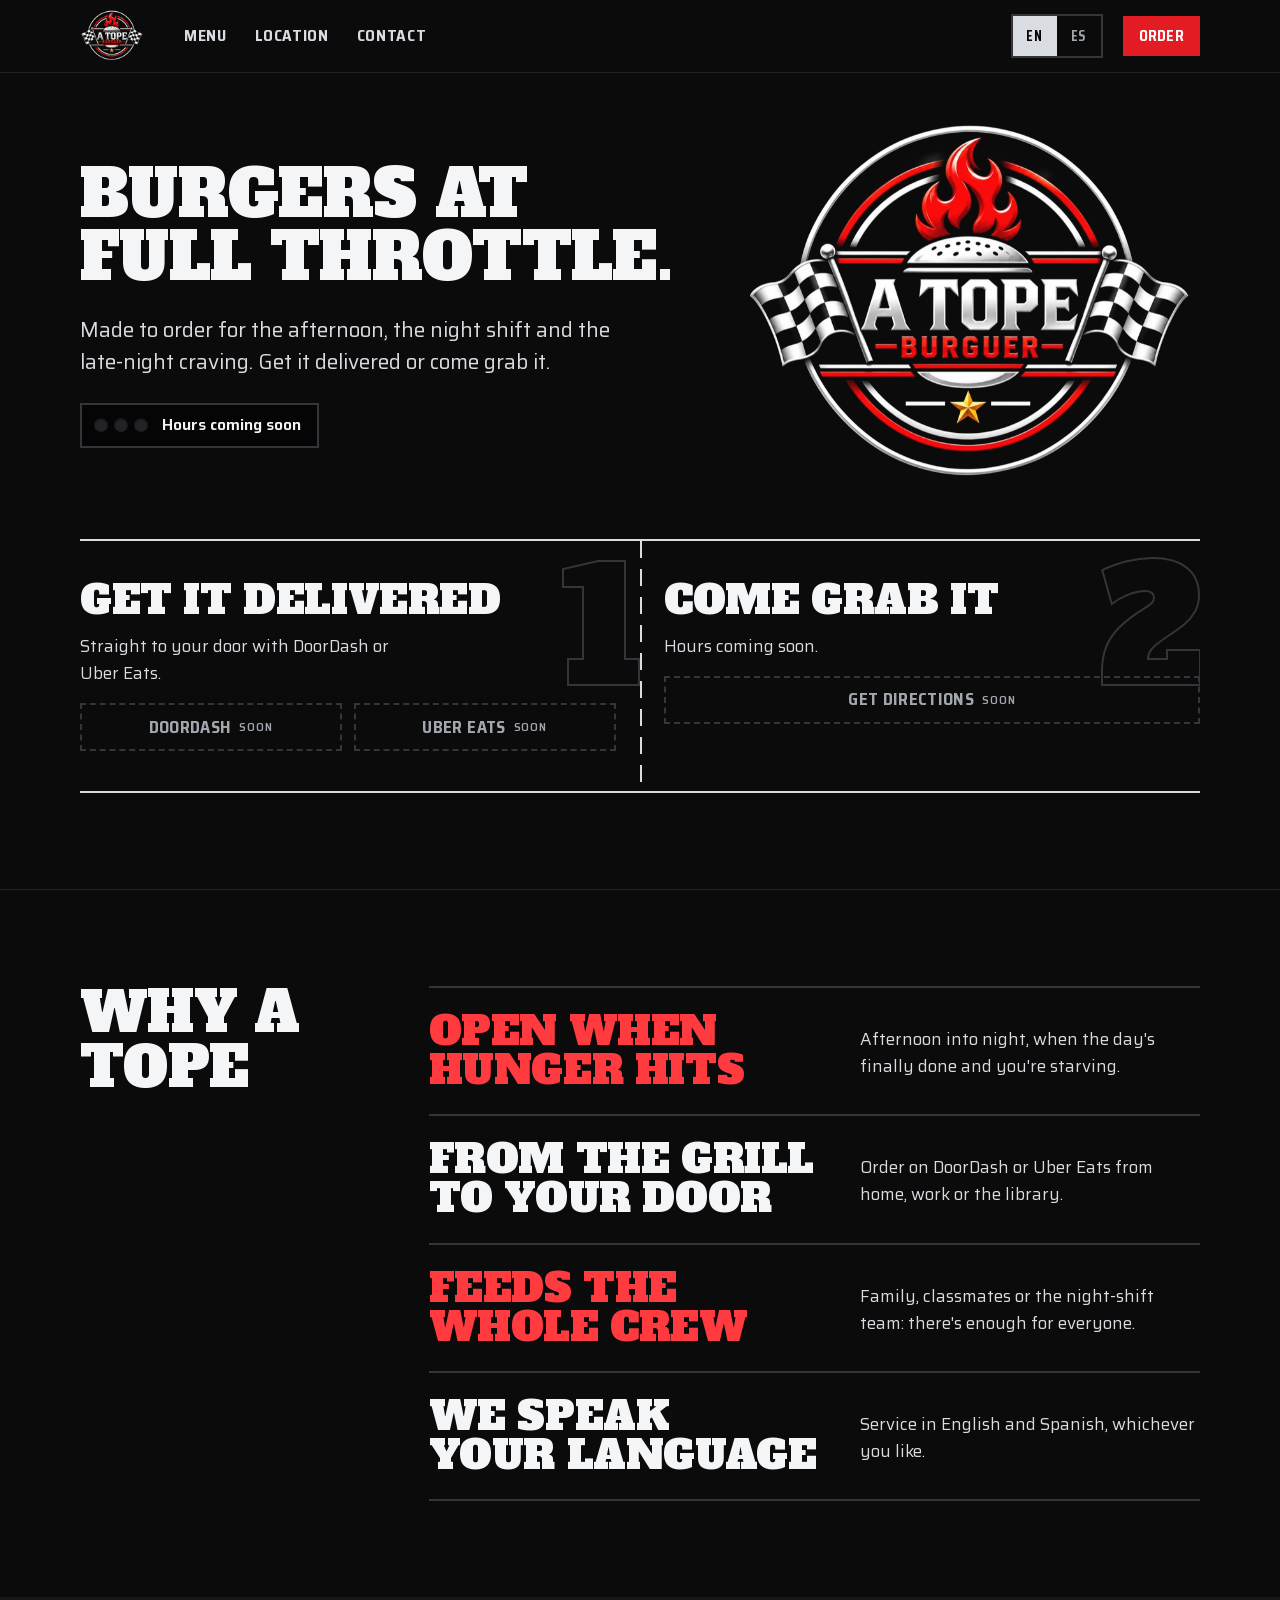
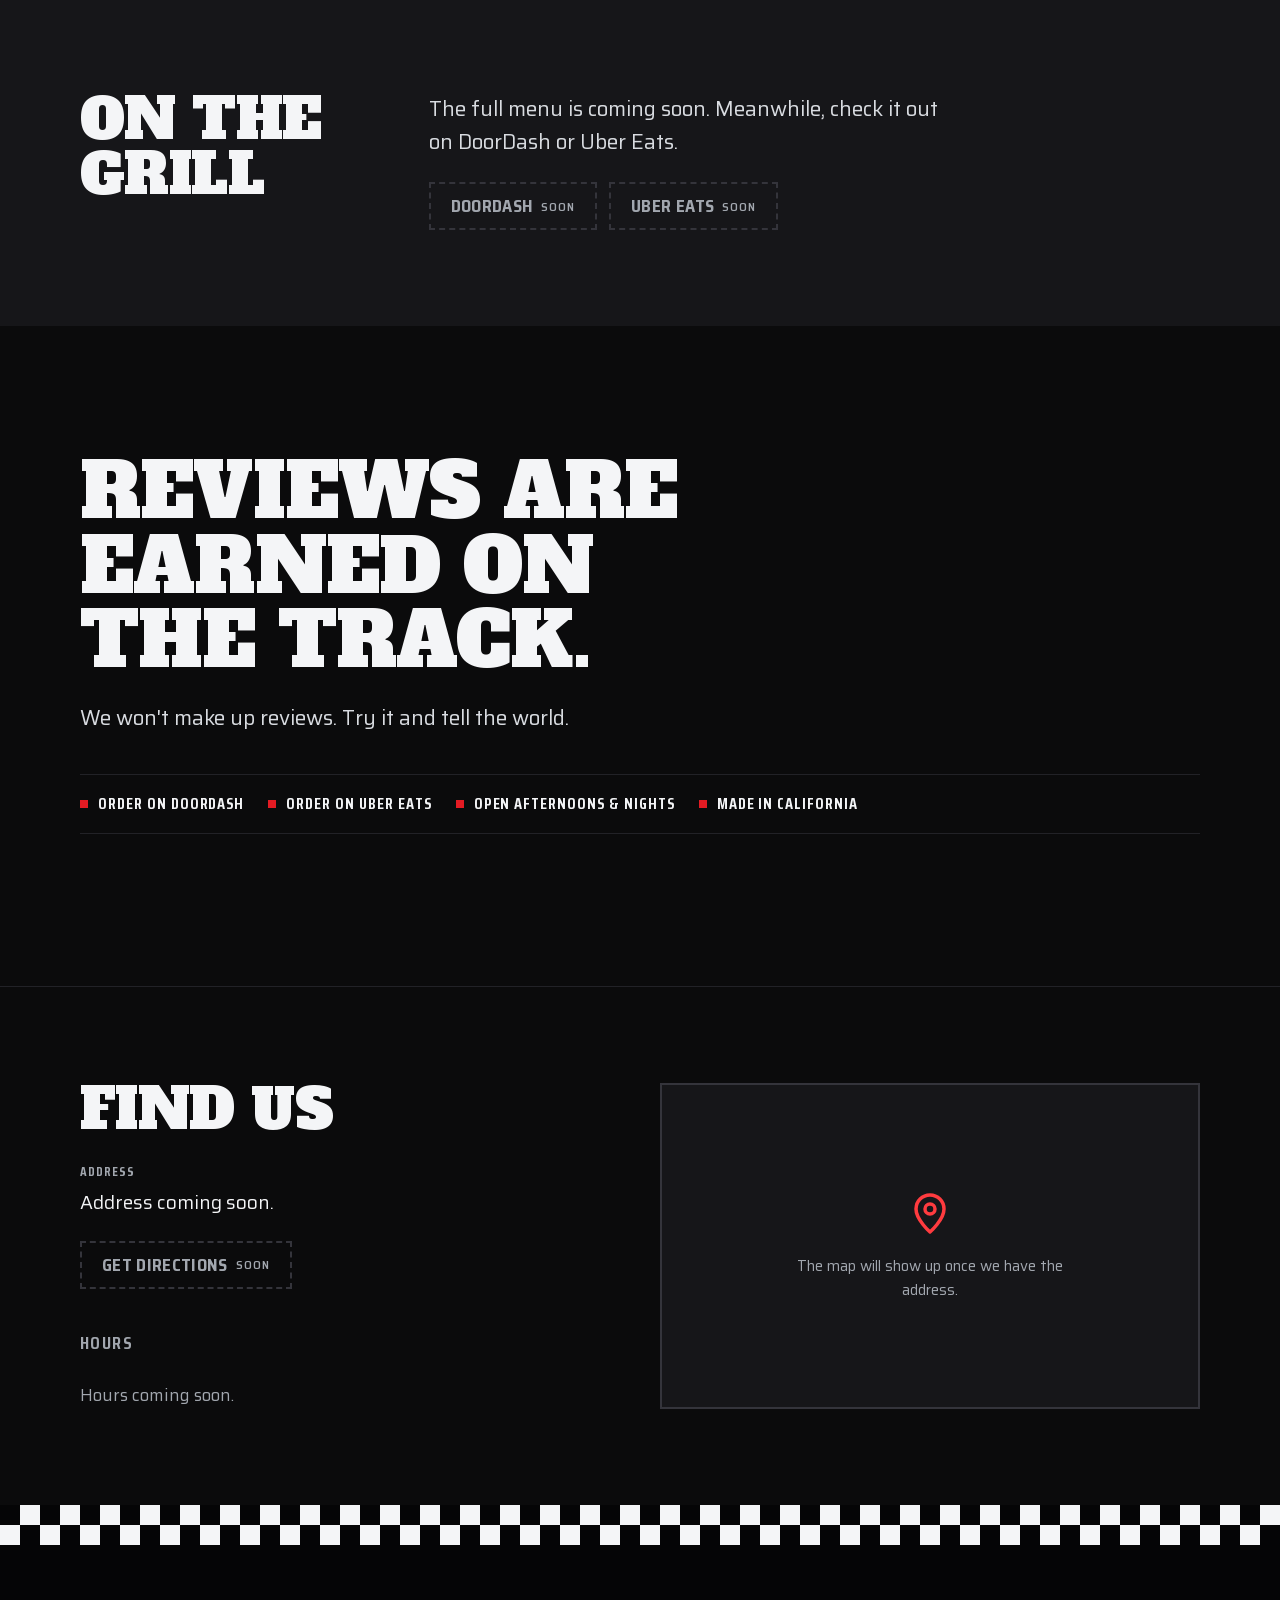
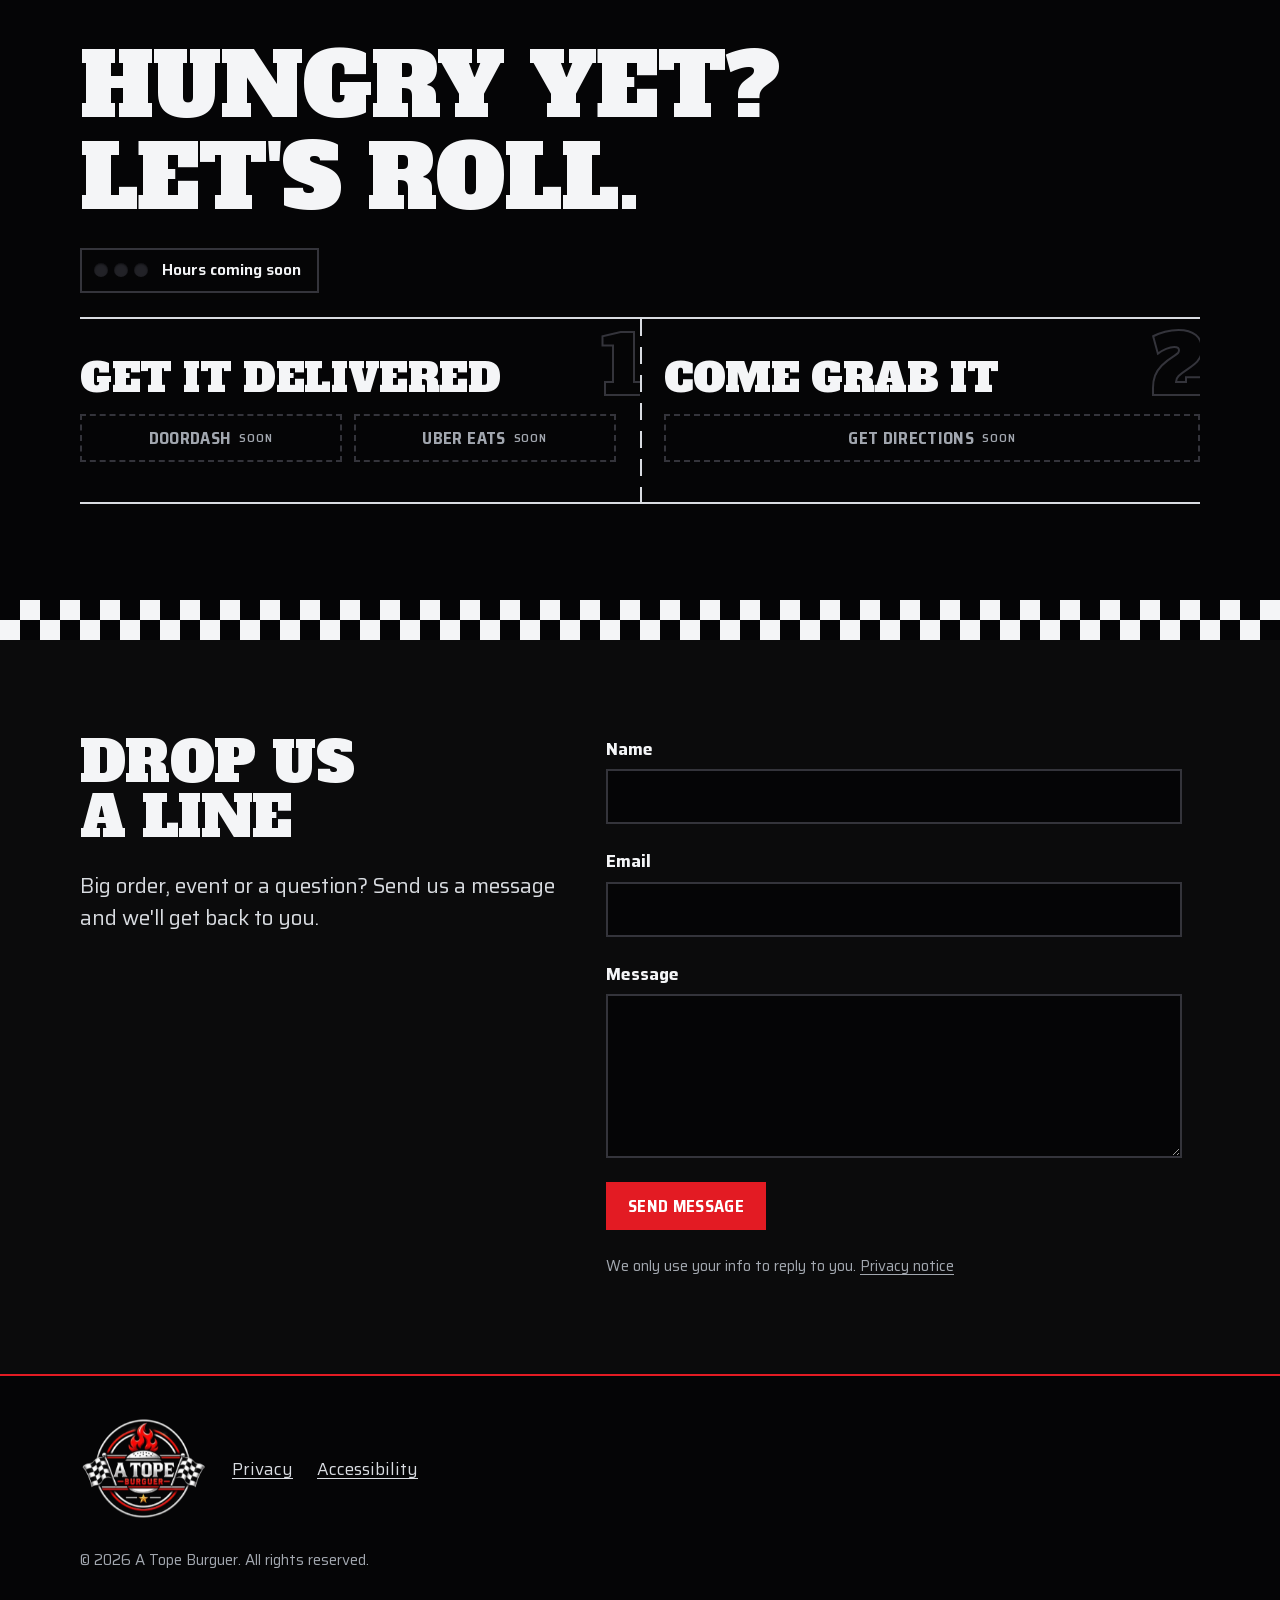
<file: index.html>
<!doctype html>
<html lang="en">
<head>
  <meta charset="utf-8">
  <meta name="viewport" content="width=device-width, initial-scale=1, viewport-fit=cover">
  <title>A Tope Burguer — Burgers in California, afternoons &amp; nights</title>
  <meta name="description" content="Made-to-order burgers in California. Get delivery on DoorDash or Uber Eats, or come grab it. Open afternoons and nights.">
  <meta name="theme-color" content="#0b0b0c">
  <meta name="color-scheme" content="dark">
  <meta property="og:type" content="website">
  <meta property="og:title" content="A Tope Burguer">
  <meta property="og:description" content="Burgers at full throttle · Hamburguesas a tope. California, afternoons &amp; nights.">
  <meta property="og:image" content="img/logo-720.jpg">
  <link rel="icon" href="img/logo-96.jpg" type="image/jpeg">
  <link rel="apple-touch-icon" href="img/logo-360.jpg">
  <link rel="stylesheet" href="css/styles.css">
  <script>document.documentElement.className = "js";</script>
</head>
<body>
  <a class="skip-link" href="#main" data-i18n="skip">Skip to content</a>

  <header class="site-header">
    <div class="header-inner wrap">
      <a class="brand" href="#top" data-i18n-attr="aria-label:logo.home" aria-label="A Tope Burguer, go to top">
        <img src="img/logo-96.jpg" srcset="img/logo-96.jpg 96w, img/logo-360.jpg 360w" sizes="56px" width="96" height="81" alt="">
      </a>

      <nav class="site-nav" id="site-nav" aria-label="Main" data-i18n-attr="aria-label:nav.label">
        <ul>
          <li><a href="#menu" data-i18n="nav.menu">Menu</a></li>
          <li><a href="#location" data-i18n="nav.location">Location</a></li>
          <li><a href="#contact" data-i18n="nav.contact">Contact</a></li>
        </ul>
      </nav>

      <p class="status-pill" data-status-short hidden>
        <span class="dot" aria-hidden="true"></span><span class="status-text"></span>
      </p>

      <div class="lang" role="group" aria-label="Language" data-i18n-attr="aria-label:lang.label">
        <button type="button" data-lang="en" lang="en" aria-pressed="true">EN</button>
        <button type="button" data-lang="es" lang="es" aria-pressed="false">ES</button>
      </div>

      <a class="btn btn-small header-order" href="#order" data-i18n="nav.order">Order</a>

      <button class="nav-toggle" type="button" aria-expanded="false" aria-controls="site-nav"
              aria-label="Open or close the menu" data-i18n-attr="aria-label:nav.toggle">
        <svg class="icon" viewBox="0 0 24 24" aria-hidden="true" focusable="false">
          <path class="bar bar-1" d="M4 7h16"/><path class="bar bar-2" d="M4 12h16"/><path class="bar bar-3" d="M4 17h16"/>
        </svg>
      </button>
    </div>
  </header>

  <main id="main" tabindex="-1">

    <!-- Hero: línea de salida -->
    <section class="hero" id="top" aria-labelledby="hero-title">
      <div class="hero-inner wrap">
        <div class="hero-mark">
          <img class="hero-logo"
               src="img/logo-720.jpg"
               srcset="img/logo-360.jpg 360w, img/logo-720.jpg 720w, img/logo.jpg 1366w"
               sizes="(min-width: 60rem) 38vw, 72vw"
               width="1366" height="1151"
               alt="A Tope Burguer" data-i18n-attr="alt:logo.alt"
               fetchpriority="high" decoding="async">
        </div>

        <div class="hero-copy">
          <h1 id="hero-title" class="display" data-i18n="hero.title">Burgers at full throttle.</h1>
          <p class="lede" data-i18n="hero.sub">Made to order for the afternoon, the night shift and the late-night craving. Get it delivered or come grab it.</p>

          <p class="status" data-status data-state="unknown">
            <span class="lights" aria-hidden="true"><i></i><i></i><i></i></span>
            <span class="status-text">Hours coming soon</span>
          </p>
        </div>

        <ul class="lanes" id="order" aria-label="Two ways to order" data-i18n-attr="aria-label:lanes.label">
          <li class="lane">
            <span class="lane-num" aria-hidden="true">1</span>
            <h2 class="lane-title" data-i18n="lane.deliver.title">Get it delivered</h2>
            <p class="lane-text" data-i18n="lane.deliver.text">Straight to your door with DoorDash or Uber Eats.</p>
            <div class="lane-actions">
              <a class="btn" data-link="doordash">DoorDash <span class="btn-note"></span><svg class="icon" viewBox="0 0 24 24" aria-hidden="true" focusable="false"><path d="M5 12h14M13 6l6 6-6 6"/></svg></a>
              <a class="btn" data-link="ubereats">Uber Eats <span class="btn-note"></span><svg class="icon" viewBox="0 0 24 24" aria-hidden="true" focusable="false"><path d="M5 12h14M13 6l6 6-6 6"/></svg></a>
            </div>
          </li>
          <li class="lane">
            <span class="lane-num" aria-hidden="true">2</span>
            <h2 class="lane-title" data-i18n="lane.visit.title">Come grab it</h2>
            <p class="lane-text" data-today>Hours coming soon.</p>
            <div class="lane-actions">
              <a class="btn" data-link="maps"><span data-i18n="btn.directions">Get directions</span> <span class="btn-note"></span><svg class="icon" viewBox="0 0 24 24" aria-hidden="true" focusable="false"><path d="M5 12h14M13 6l6 6-6 6"/></svg></a>
            </div>
          </li>
        </ul>
      </div>
    </section>

    <!-- Beneficios -->
    <section class="section benefits" aria-labelledby="benefits-title">
      <div class="wrap">
        <h2 id="benefits-title" class="section-title" data-i18n="benefits.title">Why A Tope</h2>
        <ul class="benefit-list">
          <li class="benefit">
            <h3 data-i18n="b1.title">Open when hunger hits</h3>
            <p data-i18n="b1.text">Afternoon into night, when the day's finally done and you're starving.</p>
          </li>
          <li class="benefit">
            <h3 data-i18n="b2.title">From the grill to your door</h3>
            <p data-i18n="b2.text">Order on DoorDash or Uber Eats from home, work or the library.</p>
          </li>
          <li class="benefit">
            <h3 data-i18n="b3.title">Feeds the whole crew</h3>
            <p data-i18n="b3.text">Family, classmates or the night-shift team: there's enough for everyone.</p>
          </li>
          <li class="benefit">
            <h3 data-i18n="b4.title">We speak your language</h3>
            <p data-i18n="b4.text">Service in English and Spanish, whichever you like.</p>
          </li>
        </ul>
      </div>
    </section>

    <!-- Menú destacado -->
    <section class="section menu" id="menu" aria-labelledby="menu-title">
      <div class="wrap">
        <h2 id="menu-title" class="section-title" data-i18n="menu.title">On the grill</h2>
        <ul class="menu-list" data-menu hidden></ul>
        <div class="menu-empty" data-menu-empty>
          <p class="lede" data-i18n="menu.empty">The full menu is coming soon. Meanwhile, check it out on DoorDash or Uber Eats.</p>
          <div class="actions">
            <a class="btn btn-ghost" data-link="doordash">DoorDash <span class="btn-note"></span><svg class="icon" viewBox="0 0 24 24" aria-hidden="true" focusable="false"><path d="M5 12h14M13 6l6 6-6 6"/></svg></a>
            <a class="btn btn-ghost" data-link="ubereats">Uber Eats <span class="btn-note"></span><svg class="icon" viewBox="0 0 24 24" aria-hidden="true" focusable="false"><path d="M5 12h14M13 6l6 6-6 6"/></svg></a>
          </div>
        </div>
      </div>
    </section>

    <!-- Prueba social honesta -->
    <section class="section proof" aria-labelledby="proof-title">
      <div class="wrap">
        <h2 id="proof-title" class="section-title proof-title" data-proof-title>Reviews are earned on the track.</h2>
        <ul class="reviews" data-reviews hidden></ul>
        <div data-proof-honest>
          <p class="lede" data-i18n="proof.text">We won't make up reviews. Try it and tell the world.</p>
        </div>
        <ul class="facts" aria-label="A Tope facts" data-i18n-attr="aria-label:proof.factsLabel">
          <li data-i18n="proof.fact1">Order on DoorDash</li>
          <li data-i18n="proof.fact2">Order on Uber Eats</li>
          <li data-i18n="proof.fact3">Open afternoons &amp; nights</li>
          <li data-i18n="proof.fact4">Made in California</li>
        </ul>
        <div class="actions">
          <a class="btn btn-ghost" data-link="googleReview" data-needs="googleReview" hidden><span data-i18n="proof.review">Leave us a Google review</span> <span class="btn-note"></span><svg class="icon" viewBox="0 0 24 24" aria-hidden="true" focusable="false"><path d="M5 12h14M13 6l6 6-6 6"/></svg></a>
          <ul class="social" data-social data-social-wrap hidden aria-label="Social media" data-i18n-attr="aria-label:social.label"></ul>
        </div>
      </div>
    </section>

    <!-- Ubicación y horario -->
    <section class="section location" id="location" aria-labelledby="location-title">
      <div class="wrap location-grid">
        <div class="location-info">
          <h2 id="location-title" class="section-title" data-i18n="loc.title">Find us</h2>
          <address>
            <span class="label" data-i18n="loc.addressLabel">Address</span>
            <span class="address" data-address>Address coming soon.</span>
            <span class="phone" data-phone hidden><span class="label" data-i18n="loc.phoneLabel">Phone</span> <a></a></span>
          </address>
          <div class="actions">
            <a class="btn" data-link="maps"><span data-i18n="btn.directions">Get directions</span> <span class="btn-note"></span><svg class="icon" viewBox="0 0 24 24" aria-hidden="true" focusable="false"><path d="M5 12h14M13 6l6 6-6 6"/></svg></a>
          </div>
          <h3 class="hours-title" data-i18n="loc.hoursTitle">Hours</h3>
          <div data-hours><p class="muted">Hours coming soon.</p></div>
        </div>

        <div class="map" data-map>
          <svg class="map-pin" viewBox="0 0 24 24" aria-hidden="true" focusable="false"><path d="M12 21s-7-6.2-7-11.5A7 7 0 0 1 19 9.5C19 14.8 12 21 12 21z"/><circle cx="12" cy="9.5" r="2.5"/></svg>
          <button type="button" class="btn btn-ghost map-load" data-i18n="loc.loadMap" hidden>Load map</button>
          <p class="map-note muted" data-i18n="loc.mapNote" hidden>Loading the map shares data about your visit with Google.</p>
          <p class="map-pending muted" data-i18n="loc.mapPending">The map will show up once we have the address.</p>
        </div>
      </div>
    </section>

    <!-- CTA final: bandera a cuadros -->
    <section class="finish" aria-labelledby="cta-title">
      <div class="checker" aria-hidden="true"></div>
      <div class="finish-inner wrap">
        <h2 id="cta-title" class="display finish-title" data-i18n="cta.title">Hungry yet? Let's roll.</h2>
        <p class="status" data-status data-state="unknown">
          <span class="lights" aria-hidden="true"><i></i><i></i><i></i></span>
          <span class="status-text">Hours coming soon</span>
        </p>
        <ul class="lanes lanes-compact">
          <li class="lane">
            <span class="lane-num" aria-hidden="true">1</span>
            <h3 class="lane-title" data-i18n="lane.deliver.title">Get it delivered</h3>
            <div class="lane-actions">
              <a class="btn" data-link="doordash">DoorDash <span class="btn-note"></span><svg class="icon" viewBox="0 0 24 24" aria-hidden="true" focusable="false"><path d="M5 12h14M13 6l6 6-6 6"/></svg></a>
              <a class="btn" data-link="ubereats">Uber Eats <span class="btn-note"></span><svg class="icon" viewBox="0 0 24 24" aria-hidden="true" focusable="false"><path d="M5 12h14M13 6l6 6-6 6"/></svg></a>
            </div>
          </li>
          <li class="lane">
            <span class="lane-num" aria-hidden="true">2</span>
            <h3 class="lane-title" data-i18n="lane.visit.title">Come grab it</h3>
            <div class="lane-actions">
              <a class="btn" data-link="maps"><span data-i18n="btn.directions">Get directions</span> <span class="btn-note"></span><svg class="icon" viewBox="0 0 24 24" aria-hidden="true" focusable="false"><path d="M5 12h14M13 6l6 6-6 6"/></svg></a>
            </div>
          </li>
        </ul>
      </div>
      <div class="checker" aria-hidden="true"></div>
    </section>

    <!-- Contacto -->
    <section class="section contact" id="contact" aria-labelledby="contact-title">
      <div class="wrap contact-grid">
        <div>
          <h2 id="contact-title" class="section-title" data-i18n="contact.title">Drop us a line</h2>
          <p class="lede" data-i18n="contact.text">Big order, event or a question? Send us a message and we'll get back to you.</p>
        </div>

        <form id="contact-form" class="form" novalidate>
          <div class="field">
            <label for="f-name" data-i18n="form.name">Name</label>
            <input id="f-name" name="name" type="text" autocomplete="name" required aria-describedby="f-name-error">
            <p class="field-error" id="f-name-error" hidden></p>
          </div>
          <div class="field">
            <label for="f-email" data-i18n="form.email">Email</label>
            <input id="f-email" name="email" type="email" autocomplete="email" inputmode="email" required aria-describedby="f-email-error">
            <p class="field-error" id="f-email-error" hidden></p>
          </div>
          <div class="field">
            <label for="f-message" data-i18n="form.message">Message</label>
            <textarea id="f-message" name="message" rows="5" required aria-describedby="f-message-error"></textarea>
            <p class="field-error" id="f-message-error" hidden></p>
          </div>
          <div class="hp" aria-hidden="true">
            <label for="f-company">Company</label>
            <input id="f-company" name="company" type="text" tabindex="-1" autocomplete="off">
          </div>
          <button class="btn" type="submit" data-i18n="form.send">Send message</button>
          <p class="form-status" role="status" aria-live="polite"></p>
          <p class="form-privacy muted"><span data-i18n="form.privacy">We only use your info to reply to you.</span> <a href="privacy.html" data-i18n="form.privacyLink">Privacy notice</a></p>
        </form>
      </div>
    </section>
  </main>

  <footer class="site-footer">
    <div class="wrap footer-inner">
      <img class="footer-logo" src="img/logo-360.jpg" width="360" height="303" alt="A Tope Burguer" data-i18n-attr="alt:logo.alt" loading="lazy" decoding="async">
      <ul class="social" data-social data-social-wrap hidden aria-label="Social media" data-i18n-attr="aria-label:social.label"></ul>
      <ul class="footer-links">
        <li><a href="privacy.html" data-i18n="footer.privacy">Privacy</a></li>
        <li><a href="privacy.html#accessibility" data-i18n="footer.accessibility">Accessibility</a></li>
      </ul>
      <p class="muted">© <span data-year>2026</span> A Tope Burguer. <span data-i18n="footer.rights">All rights reserved.</span></p>
    </div>
  </footer>

  <script src="js/config.js"></script>
  <script src="js/i18n.js"></script>
  <script src="js/main.js"></script>
</body>
</html>
</file>
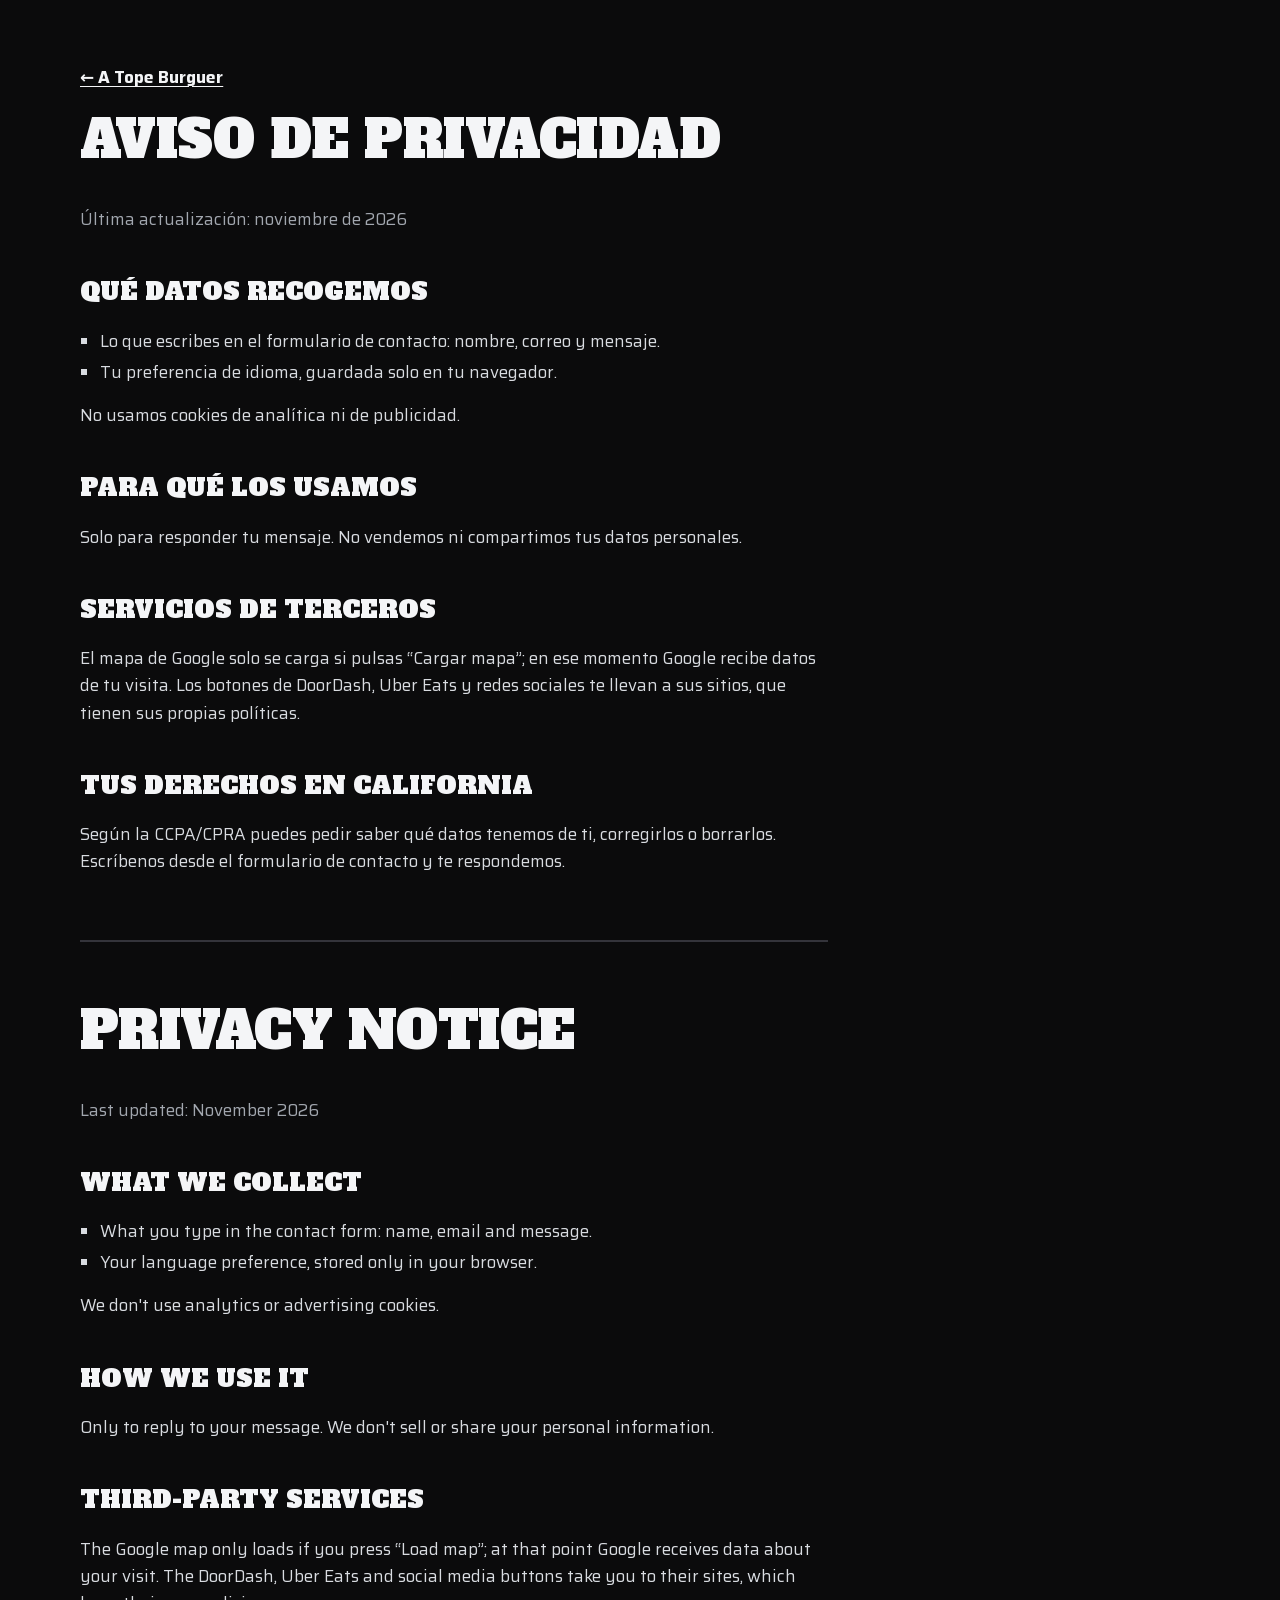
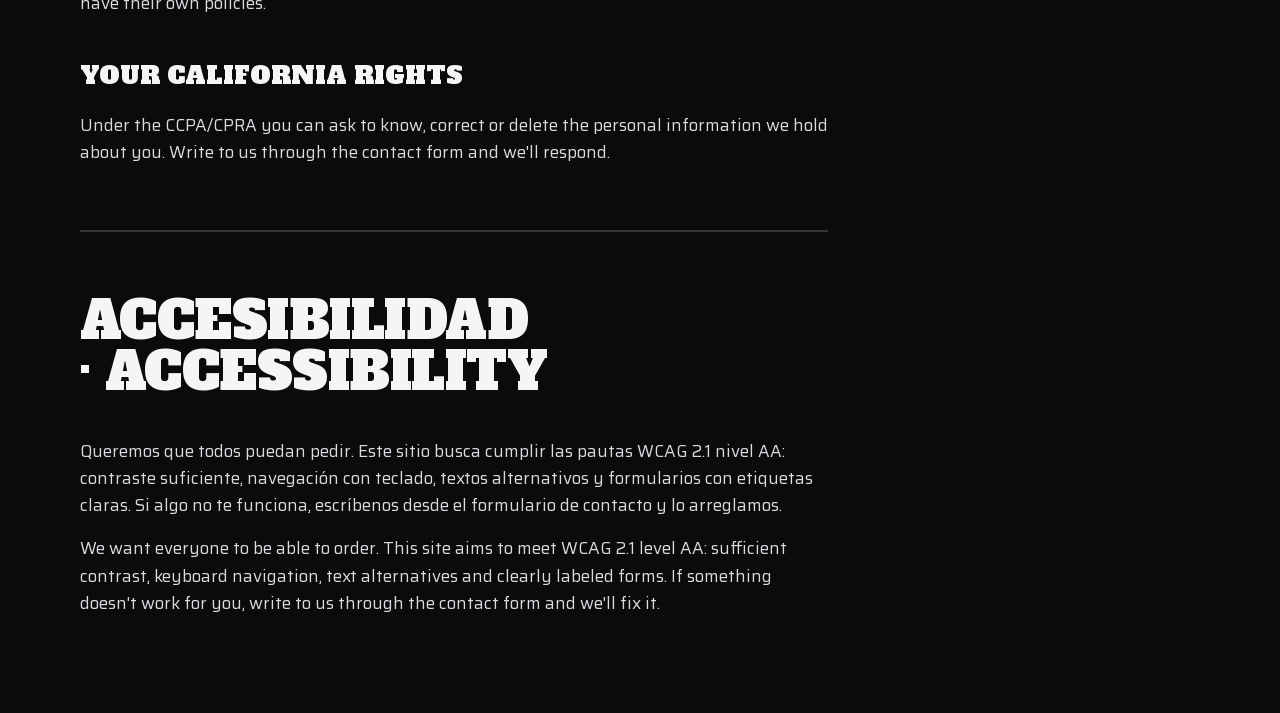
<file: privacy.html>
<!doctype html>
<html lang="es">
<head>
  <meta charset="utf-8">
  <meta name="viewport" content="width=device-width, initial-scale=1">
  <title>Privacidad y accesibilidad · Privacy &amp; accessibility — A Tope Burguer</title>
  <meta name="robots" content="noindex">
  <meta name="theme-color" content="#0b0b0c">
  <meta name="color-scheme" content="dark">
  <link rel="icon" href="img/logo-96.jpg" type="image/jpeg">
  <link rel="stylesheet" href="css/styles.css">
  <style>
    .legal { padding-block: var(--space-4) var(--space-6); }
    .legal article { max-width: 68ch; display: grid; gap: var(--space-2); }
    .legal article + article { margin-top: var(--space-5); padding-top: var(--space-5); border-top: var(--rule); }
    .legal h1 { font-size: clamp(2rem, 7vw, 3.25rem); }
    .legal h2 { font-family: var(--font-display); font-weight: 400; text-transform: uppercase; font-size: 1.5rem; color: var(--chrome-bright); margin-top: var(--space-3); }
    .legal ul { list-style: square; padding-left: 1.25rem; display: grid; gap: 0.25rem; }
    .legal a { color: var(--chrome-bright); }
    .back { display: inline-flex; gap: 0.5rem; align-items: center; margin-block: var(--space-3); font-weight: 700; }
  </style>
</head>
<body>
  <!--
    BORRADOR: revisar con el negocio y, de ser posible, con un asesor legal (CCPA/CPRA).
    Completar el correo de contacto. Si se agrega analítica o publicidad, actualizar
    este aviso y añadir aviso de cookies.
  -->
  <main class="legal wrap">
    <a class="back" href="index.html">← A Tope Burguer</a>

    <article lang="es" id="privacidad">
      <h1 class="section-title">Aviso de privacidad</h1>
      <p class="muted">Última actualización: noviembre de 2026</p>
      <h2>Qué datos recogemos</h2>
      <ul>
        <li>Lo que escribes en el formulario de contacto: nombre, correo y mensaje.</li>
        <li>Tu preferencia de idioma, guardada solo en tu navegador.</li>
      </ul>
      <p>No usamos cookies de analítica ni de publicidad.</p>
      <h2>Para qué los usamos</h2>
      <p>Solo para responder tu mensaje. No vendemos ni compartimos tus datos personales.</p>
      <h2>Servicios de terceros</h2>
      <p>El mapa de Google solo se carga si pulsas “Cargar mapa”; en ese momento Google recibe datos de tu visita. Los botones de DoorDash, Uber Eats y redes sociales te llevan a sus sitios, que tienen sus propias políticas.</p>
      <h2>Tus derechos en California</h2>
      <p>Según la CCPA/CPRA puedes pedir saber qué datos tenemos de ti, corregirlos o borrarlos. Escríbenos desde el formulario de contacto y te respondemos.</p>
    </article>

    <article lang="en" id="privacy">
      <h1 class="section-title">Privacy notice</h1>
      <p class="muted">Last updated: November 2026</p>
      <h2>What we collect</h2>
      <ul>
        <li>What you type in the contact form: name, email and message.</li>
        <li>Your language preference, stored only in your browser.</li>
      </ul>
      <p>We don't use analytics or advertising cookies.</p>
      <h2>How we use it</h2>
      <p>Only to reply to your message. We don't sell or share your personal information.</p>
      <h2>Third-party services</h2>
      <p>The Google map only loads if you press “Load map”; at that point Google receives data about your visit. The DoorDash, Uber Eats and social media buttons take you to their sites, which have their own policies.</p>
      <h2>Your California rights</h2>
      <p>Under the CCPA/CPRA you can ask to know, correct or delete the personal information we hold about you. Write to us through the contact form and we'll respond.</p>
    </article>

    <article id="accessibility">
      <h1 class="section-title" lang="es">Accesibilidad <span lang="en">· Accessibility</span></h1>
      <p lang="es">Queremos que todos puedan pedir. Este sitio busca cumplir las pautas WCAG 2.1 nivel AA: contraste suficiente, navegación con teclado, textos alternativos y formularios con etiquetas claras. Si algo no te funciona, escríbenos desde el formulario de contacto y lo arreglamos.</p>
      <p lang="en">We want everyone to be able to order. This site aims to meet WCAG 2.1 level AA: sufficient contrast, keyboard navigation, text alternatives and clearly labeled forms. If something doesn't work for you, write to us through the contact form and we'll fix it.</p>
    </article>
  </main>
</body>
</html>
</file>
<file: css/styles.css>
/* ==========================================================================
   A Tope Burguer — estilos (móvil primero)
   Mundo: noche de arrancones en el sur de California.
   Asfalto negro, cromo, rojo de llama y oro de trofeo (solo acentos).
   ========================================================================== */

@font-face {
  font-family: "Alfa Slab One";
  src: url("../fonts/alfa-slab-one-latin.woff2") format("woff2");
  font-weight: 400;
  font-style: normal;
  font-display: swap;
}

@font-face {
  font-family: "Saira";
  src: url("../fonts/saira-latin-var.woff2") format("woff2");
  font-weight: 400 700;
  font-stretch: 75% 100%;
  font-style: normal;
  font-display: swap;
}

:root {
  --asphalt-950: #050506;
  --asphalt-900: #0b0b0c;
  --asphalt-800: #161619;
  --asphalt-700: #222227;
  --asphalt-600: #34343b;
  --chrome: #d9dce1;
  --chrome-bright: #f4f5f7;
  --chrome-dim: #a2a7af;
  --flame: #e31b23;
  --flame-hot: #ff3b3f;
  --flame-deep: #b8121a;
  --trophy: #f2b33d;
  --go: #2bd46b;
  --stop: #ff2a31;

  --font-display: "Alfa Slab One", "Rockwell Extra Bold", "Rockwell", Georgia, serif;
  --font-body: "Saira", system-ui, -apple-system, "Segoe UI", Roboto, sans-serif;

  --gutter: 1rem;
  --max: 74rem;
  --space-1: 0.5rem;
  --space-2: 1rem;
  --space-3: 1.5rem;
  --space-4: 2.5rem;
  --space-5: 4rem;
  --space-6: 6rem;

  --ease-out: cubic-bezier(0.16, 1, 0.3, 1);
  --header-h: 4rem;
  --rule: 2px solid var(--asphalt-600);
}

/* ---------- base ---------- */
*,
*::before,
*::after { box-sizing: border-box; }

html {
  -webkit-text-size-adjust: 100%;
  text-size-adjust: 100%;
  scroll-padding-top: calc(var(--header-h) + 1rem);
  scrollbar-color: var(--asphalt-600) var(--asphalt-950);
}

@media (prefers-reduced-motion: no-preference) {
  html { scroll-behavior: smooth; }
}

body {
  margin: 0;
  background: var(--asphalt-900);
  color: var(--chrome);
  font-family: var(--font-body);
  font-size: 1.0625rem;
  line-height: 1.6;
  font-feature-settings: "kern" 1;
  -webkit-font-smoothing: antialiased;
  overflow-x: hidden;
}

img, svg { display: block; max-width: 100%; }
img { height: auto; }

h1, h2, h3, p, ul, dl, dd, figure, blockquote { margin: 0; }
ul { padding: 0; list-style: none; }

a { color: inherit; text-underline-offset: 0.2em; text-decoration-thickness: 1px; }
a:hover { color: var(--chrome-bright); }

::selection { background: var(--flame); color: #fff; }

:focus-visible {
  outline: 3px solid var(--trophy);
  outline-offset: 3px;
}

main:focus { outline: none; }

.wrap {
  width: 100%;
  max-width: var(--max);
  margin-inline: auto;
  padding-inline: max(var(--gutter), env(safe-area-inset-left));
}

.sr-only {
  position: absolute !important;
  width: 1px; height: 1px;
  margin: -1px; padding: 0;
  overflow: hidden;
  clip: rect(0 0 0 0);
  white-space: nowrap;
  border: 0;
}

[hidden] { display: none !important; }

.skip-link {
  position: absolute;
  left: var(--gutter);
  top: -4rem;
  z-index: 100;
  padding: 0.75rem 1rem;
  background: var(--trophy);
  color: var(--asphalt-950);
  font-weight: 700;
  text-decoration: none;
}
.skip-link:focus { top: 0.75rem; }
.skip-link:hover { color: var(--asphalt-950); }

.icon {
  width: 1.25em;
  height: 1.25em;
  fill: none;
  stroke: currentColor;
  stroke-width: 2;
  stroke-linecap: round;
  stroke-linejoin: round;
  flex: none;
}

.muted { color: var(--chrome-dim); }

/* ---------- tipografía ---------- */
.display,
.section-title,
.lane-title,
.benefit h3 {
  font-family: var(--font-display);
  font-weight: 400;
  line-height: 0.98;
  letter-spacing: -0.01em;
  text-wrap: balance;
  color: var(--chrome-bright);
}

.display {
  /* "HAMBURGUESAS" (12 letras) debe caber a 320 px */
  font-size: clamp(1.875rem, 8.6vw, 5.5rem);
  text-transform: uppercase;
}

.section-title {
  font-size: clamp(2rem, 7vw, 3.5rem);
  text-transform: uppercase;
  margin-bottom: var(--space-3);
}

.lede {
  font-size: clamp(1.0625rem, 2.6vw, 1.3125rem);
  line-height: 1.55;
  max-width: 38ch;
  color: var(--chrome);
  text-wrap: pretty;
}

.label {
  display: block;
  font-size: 0.8125rem;
  font-weight: 700;
  font-stretch: 75%;
  text-transform: uppercase;
  letter-spacing: 0.08em;
  color: var(--chrome-dim);
}

/* ---------- botones ---------- */
.btn {
  --btn-bg: var(--flame);
  display: inline-flex;
  align-items: center;
  justify-content: center;
  gap: 0.5rem;
  min-height: 3rem;
  padding: 0.75rem 1.25rem;
  border: 2px solid var(--btn-bg);
  background: var(--btn-bg);
  color: #fff;
  font: inherit;
  font-weight: 700;
  font-stretch: 87.5%;
  font-size: 1.0625rem;
  letter-spacing: 0.02em;
  text-transform: uppercase;
  text-decoration: none;
  line-height: 1.1;
  cursor: pointer;
  transition: background-color 160ms var(--ease-out), border-color 160ms var(--ease-out), color 160ms var(--ease-out);
  -webkit-tap-highlight-color: transparent;
  touch-action: manipulation;
}
.btn .icon { transition: transform 220ms var(--ease-out); }
.btn:hover { --btn-bg: var(--flame-deep); color: #fff; }
.btn:hover .icon { transform: translateX(3px); }
.btn:active { transform: translateY(1px); }
.btn[disabled] { opacity: 0.6; cursor: progress; }

.btn-ghost {
  background: transparent;
  border-color: var(--chrome-dim);
  color: var(--chrome-bright);
}
.btn-ghost:hover { --btn-bg: transparent; border-color: var(--chrome-bright); background: var(--asphalt-700); }

.btn-small { min-height: 2.5rem; padding: 0.5rem 0.875rem; font-size: 0.9375rem; }

/* Enlace aún no configurado en config.js: visible pero inactivo y honesto */
.btn.is-pending {
  background: transparent;
  border-color: var(--asphalt-600);
  border-style: dashed;
  color: var(--chrome-dim);
  cursor: not-allowed;
}
.btn.is-pending:hover { background: transparent; }
.btn.is-pending .icon { display: none; }
.btn-note {
  font-size: 0.75rem;
  font-weight: 600;
  letter-spacing: 0.08em;
  color: var(--chrome-dim);
}
.btn-note:empty { display: none; }

.actions {
  display: flex;
  flex-wrap: wrap;
  gap: 0.75rem;
  align-items: center;
}

/* ---------- encabezado ---------- */
.site-header {
  position: sticky;
  top: 0;
  z-index: 50;
  background: var(--asphalt-900);
  border-bottom: 1px solid var(--asphalt-700);
  padding-top: env(safe-area-inset-top);
}

.header-inner {
  display: flex;
  align-items: center;
  gap: 0.625rem;
  min-height: var(--header-h);
}

.brand {
  display: block;
  margin-right: auto;
  flex: none;
}
.brand img {
  width: 3.5rem;
  height: auto;
  mix-blend-mode: lighten;
}

.lang {
  display: inline-flex;
  border: 2px solid var(--asphalt-600);
}
.lang button {
  min-width: 2.75rem;
  min-height: 2.5rem;
  padding: 0 0.5rem;
  border: 0;
  background: transparent;
  color: var(--chrome-dim);
  font: inherit;
  font-weight: 700;
  font-stretch: 75%;
  font-size: 0.9375rem;
  letter-spacing: 0.06em;
  cursor: pointer;
  -webkit-tap-highlight-color: transparent;
}
.lang button[aria-pressed="true"] {
  background: var(--chrome);
  color: var(--asphalt-950);
}
.lang button:hover:not([aria-pressed="true"]) { color: var(--chrome-bright); }

.nav-toggle {
  display: inline-grid;
  place-items: center;
  width: 2.75rem;
  height: 2.75rem;
  padding: 0;
  border: 0;
  background: transparent;
  color: var(--chrome-bright);
  cursor: pointer;
}
.nav-toggle .icon { width: 1.5rem; height: 1.5rem; }
.nav-toggle .bar { transition: transform 240ms var(--ease-out), opacity 160ms; transform-origin: 12px 12px; }
.site-header.is-open .bar-1 { transform: translateY(5px) rotate(45deg); }
.site-header.is-open .bar-2 { opacity: 0; }
.site-header.is-open .bar-3 { transform: translateY(-5px) rotate(-45deg); }

.site-nav ul { display: flex; flex-direction: column; }
.site-nav a {
  display: block;
  padding: 0.875rem 0;
  font-family: var(--font-display);
  font-size: 1.75rem;
  text-transform: uppercase;
  text-decoration: none;
  color: var(--chrome-bright);
  border-bottom: 1px solid var(--asphalt-700);
}
.site-nav a:hover { color: var(--flame-hot); }

/* Móvil con JS: el menú se despliega bajo el encabezado */
.js .site-nav {
  position: absolute;
  inset: 100% 0 auto 0;
  padding: 0 var(--gutter) var(--space-3);
  background: var(--asphalt-900);
  border-bottom: 2px solid var(--flame);
  visibility: hidden;
  opacity: 0;
  transform: translateY(-0.5rem);
  transition: opacity 200ms var(--ease-out), transform 260ms var(--ease-out), visibility 0s 260ms;
}
.js .site-header.is-open .site-nav {
  visibility: visible;
  opacity: 1;
  transform: none;
  transition: opacity 200ms var(--ease-out), transform 260ms var(--ease-out), visibility 0s;
}
/* Sin JS: el menú se muestra como fila debajo del logo */
html:not(.js) .header-inner { flex-wrap: wrap; }
html:not(.js) .site-nav { order: 10; width: 100%; }
html:not(.js) .nav-toggle { display: none; }

.status-pill {
  display: none;
  align-items: center;
  gap: 0.5rem;
  font-size: 0.9375rem;
  font-weight: 700;
  font-stretch: 75%;
  letter-spacing: 0.06em;
  text-transform: uppercase;
  white-space: nowrap;
}
.status-pill .dot {
  width: 0.625rem; height: 0.625rem;
  border-radius: 50%;
  background: var(--asphalt-600);
}
.status-pill[data-state="open"] .dot { background: var(--go); }
.status-pill[data-state="closed"] .dot { background: var(--stop); }

/* ---------- semáforo de salida ---------- */
.status {
  display: inline-flex;
  align-items: center;
  gap: 0.875rem;
  padding: 0.625rem 1rem 0.625rem 0.75rem;
  background: var(--asphalt-950);
  border: 2px solid var(--asphalt-600);
  font-weight: 600;
  font-size: 1rem;
  line-height: 1.3;
  color: var(--chrome-bright);
  font-variant-numeric: tabular-nums;
}

.lights { display: inline-flex; gap: 0.375rem; flex: none; }
.lights i {
  position: relative;
  width: 0.875rem;
  height: 0.875rem;
  border-radius: 50%;
  background: var(--asphalt-700);
  box-shadow: inset 0 1px 2px rgb(0 0 0 / 0.6);
}
/* Lámpara encendida: lente con reflejo (sin halo), se enciende una por una */
.lights i::after {
  content: "";
  position: absolute;
  inset: 0;
  border-radius: 50%;
  opacity: 0;
  box-shadow: inset 0 -2px 3px rgb(0 0 0 / 0.3);
  transition: opacity 200ms var(--ease-out);
}
.lights i:nth-child(2)::after { transition-delay: 220ms; }
.lights i:nth-child(3)::after { transition-delay: 440ms; }

.status[data-state="open"] .lights i::after {
  opacity: 1;
  background: radial-gradient(circle at 35% 30%, #c9ffd9 0 12%, var(--go) 45%, #128a3e 100%);
}
.status[data-state="closed"] .lights i::after {
  opacity: 1;
  background: radial-gradient(circle at 35% 30%, #ffd0d1 0 12%, var(--stop) 45%, #9e0d12 100%);
}

/* ---------- hero ---------- */
.hero {
  padding-block: var(--space-3) var(--space-5);
  overflow: hidden;
}

.hero-inner {
  display: grid;
  gap: var(--space-3);
}

.hero-mark { justify-self: center; width: min(56vw, 18rem); }
.hero-logo {
  width: 100%;
  mix-blend-mode: lighten; /* el negro del JPG se funde con el fondo */
}

.hero-copy { display: grid; gap: var(--space-3); justify-items: start; }
.hero-copy .display { max-width: 100%; }

/* ---------- carriles ---------- */
.lanes {
  display: grid;
  margin-top: var(--space-2);
  border-top: 2px solid var(--chrome);
  border-bottom: 2px solid var(--chrome);
}

.lane {
  position: relative;
  display: grid;
  gap: 0.75rem;
  align-content: start;
  padding: var(--space-3) 0;
  overflow: hidden;
}
/* Línea de carril discontinua entre los dos carriles */
.lane + .lane {
  background-image: linear-gradient(90deg, var(--chrome) 0 60%, transparent 60% 100%);
  background-size: 1.75rem 2px;
  background-repeat: repeat-x;
  background-position: top left;
}

.lane-num {
  position: absolute;
  right: -0.25rem;
  top: var(--space-2);
  font-family: var(--font-display);
  font-size: 5rem;
  line-height: 1;
  color: transparent;
  -webkit-text-stroke: 2px var(--asphalt-600);
  pointer-events: none;
  user-select: none;
}

.lane-title {
  position: relative;
  font-size: clamp(1.75rem, 7vw, 2.5rem);
  text-transform: uppercase;
  padding-right: 4rem; /* deja libre el número del carril */
}
.lane-text { position: relative; color: var(--chrome); max-width: 34ch; padding-right: 4rem; }
.lane-actions { position: relative; display: flex; flex-wrap: wrap; gap: 0.75rem; margin-top: 0.25rem; }
.lane-actions .btn { flex: 1 1 auto; white-space: nowrap; }

/* ---------- secciones ---------- */
.section { padding-block: var(--space-5); }

.benefits { border-top: 1px solid var(--asphalt-700); }

.benefit-list { border-top: var(--rule); }
.benefit {
  display: grid;
  gap: 0.5rem;
  padding-block: var(--space-3);
  border-bottom: var(--rule);
}
.benefit h3 {
  font-size: clamp(1.5rem, 6vw, 2.5rem);
  text-transform: uppercase;
}
.benefit:nth-child(odd) h3 { color: var(--flame-hot); }
.benefit p { color: var(--chrome); max-width: 44ch; }

/* Menú */
.menu { background: var(--asphalt-800); }
.menu-empty { display: grid; gap: var(--space-3); }
.menu-list { display: grid; gap: var(--space-3); max-width: 48rem; }
.menu-row {
  display: flex;
  align-items: baseline;
  gap: 0.5rem;
  font-weight: 700;
  font-size: 1.25rem;
  color: var(--chrome-bright);
}
.menu-name { font-family: var(--font-display); font-weight: 400; text-transform: uppercase; }
.menu-leader { flex: 1; border-bottom: 2px dotted var(--asphalt-600); translate: 0 -0.3em; }
.menu-price { font-variant-numeric: tabular-nums; color: var(--trophy); }
.menu-desc { color: var(--chrome-dim); margin-top: 0.25rem; max-width: 50ch; }

/* Prueba social */
.proof { padding-block: var(--space-6); }
.proof-title { font-size: clamp(2.25rem, 9vw, 4.75rem); max-width: 16ch; }
.proof .lede { margin-bottom: var(--space-4); }

.facts {
  display: flex;
  flex-wrap: wrap;
  gap: 0.5rem 1.5rem;
  padding-block: var(--space-2);
  margin-bottom: var(--space-3);
  border-block: 1px solid var(--asphalt-700);
  font-weight: 700;
  font-stretch: 75%;
  text-transform: uppercase;
  letter-spacing: 0.06em;
  font-size: 1rem;
  color: var(--chrome-bright);
}
.facts li { display: inline-flex; align-items: center; gap: 0.625rem; }
.facts li::before {
  content: "";
  width: 0.5rem; height: 0.5rem;
  background: var(--flame);
  flex: none;
}

.reviews { display: grid; gap: var(--space-4); margin-bottom: var(--space-4); }
.review blockquote p {
  font-size: clamp(1.25rem, 3.5vw, 1.75rem);
  line-height: 1.4;
  color: var(--chrome-bright);
  max-width: 40ch;
}
.review figcaption { margin-top: 0.75rem; color: var(--chrome-dim); font-weight: 600; }

.social { display: flex; gap: 0.5rem; }
.social-link {
  display: inline-grid;
  place-items: center;
  width: 3rem; height: 3rem;
  border: 2px solid var(--asphalt-600);
  color: var(--chrome-bright);
  transition: border-color 160ms var(--ease-out), color 160ms var(--ease-out);
}
.social-link:hover { border-color: var(--flame); color: var(--flame-hot); }

/* Ubicación */
.location { border-top: 1px solid var(--asphalt-700); }
.location-grid { display: grid; gap: var(--space-4); }
.location-info { display: grid; gap: var(--space-3); align-content: start; }
.location-info .section-title { margin-bottom: 0; }

address {
  font-style: normal;
  display: grid;
  gap: 0.25rem;
  font-size: 1.1875rem;
  color: var(--chrome-bright);
}
.phone { display: block; margin-top: 0.75rem; }
.phone a { font-variant-numeric: tabular-nums; }

.hours-title {
  font-family: var(--font-body);
  font-weight: 700;
  font-stretch: 75%;
  font-size: 1.125rem;
  letter-spacing: 0.08em;
  text-transform: uppercase;
  color: var(--chrome-dim);
  margin-top: var(--space-2);
}

.hours { display: grid; max-width: 26rem; font-variant-numeric: tabular-nums; }
.hours div {
  display: flex;
  justify-content: space-between;
  gap: 1rem;
  padding: 0.5rem 0;
  border-bottom: 1px solid var(--asphalt-700);
}
.hours dt { text-transform: capitalize; }
.hours dd { color: var(--chrome-bright); }
.hours .is-today { color: var(--trophy); font-weight: 700; }
.hours .is-today dd { color: var(--trophy); }

.map {
  position: relative;
  display: grid;
  place-content: center;
  justify-items: center;
  gap: var(--space-2);
  min-height: 18rem;
  padding: var(--space-3);
  text-align: center;
  background: var(--asphalt-800);
  border: 2px solid var(--asphalt-600);
}
.map-pin { width: 3rem; height: 3rem; fill: none; stroke: var(--flame-hot); stroke-width: 1.75; stroke-linejoin: round; }
.map-note, .map-pending { max-width: 32ch; font-size: 0.9375rem; }
.map.is-loaded { padding: 0; display: block; }
.map iframe { display: block; width: 100%; height: 100%; min-height: 22rem; border: 0; }

/* ---------- CTA final: meta a cuadros ---------- */
.finish { background: var(--asphalt-950); }
.checker {
  height: 2.5rem;
  background: conic-gradient(var(--chrome-bright) 25%, var(--asphalt-950) 0 50%, var(--chrome-bright) 0 75%, var(--asphalt-950) 0) 0 0 / 2.5rem 2.5rem;
}
.finish-inner {
  display: grid;
  gap: var(--space-3);
  justify-items: start;
  padding-block: var(--space-5);
}
.finish-title { max-width: 14ch; line-height: 1.04; /* el "¿" baja más que la línea base */ }
.lanes-compact { width: 100%; margin-top: 0; }
.lanes-compact .lane-num { font-size: 5rem; }

/* ---------- contacto ---------- */
.contact-grid { display: grid; gap: var(--space-4); }
.form { display: grid; gap: var(--space-3); max-width: 36rem; }
.field { display: grid; gap: 0.375rem; }
.field label { font-weight: 700; color: var(--chrome-bright); }

input, textarea {
  width: 100%;
  padding: 0.75rem 0.875rem;
  background: var(--asphalt-950);
  border: 2px solid var(--asphalt-600);
  border-radius: 0;
  color: var(--chrome-bright);
  font: inherit;
  font-size: 1.0625rem; /* ≥16px: evita el zoom en iOS */
  caret-color: var(--flame-hot);
  transition: border-color 160ms var(--ease-out);
}
textarea { resize: vertical; min-height: 8rem; }
input:hover, textarea:hover { border-color: var(--chrome-dim); }
input:focus, textarea:focus { border-color: var(--chrome-bright); }
input[aria-invalid="true"], textarea[aria-invalid="true"] { border-color: var(--stop); }

.field-error {
  display: flex;
  align-items: center;
  gap: 0.5rem;
  color: #ff8a8e;
  font-weight: 600;
  font-size: 0.9375rem;
}
.field-error::before {
  content: "";
  width: 0.5rem; height: 0.5rem;
  background: var(--stop);
  flex: none;
}

.form .btn { justify-self: start; }
.form-status:empty { display: none; }
.form-status { font-weight: 600; padding: 0.75rem 1rem; border: 2px solid var(--asphalt-600); }
.form-status[data-kind="ok"] { border-color: var(--go); color: var(--chrome-bright); }
.form-status[data-kind="error"] { border-color: var(--stop); color: var(--chrome-bright); }
.form-privacy { font-size: 0.9375rem; }

.hp { position: absolute; left: -9999px; width: 1px; height: 1px; overflow: hidden; }

/* ---------- pie ---------- */
.site-footer {
  border-top: 2px solid var(--flame);
  padding-block: var(--space-4) calc(var(--space-4) + env(safe-area-inset-bottom));
  background: var(--asphalt-950);
}
.footer-inner { display: grid; gap: var(--space-3); justify-items: start; }
.footer-logo { width: 8rem; mix-blend-mode: lighten; }
.footer-links { display: flex; flex-wrap: wrap; gap: 0.5rem 1.5rem; }
.footer-links a { display: inline-block; padding-block: 0.5rem; color: var(--chrome); }
.site-footer .muted { font-size: 0.9375rem; }

/* ==========================================================================
   ≥ 40rem (tablet)
   ========================================================================== */
@media (min-width: 40rem) {
  :root { --gutter: 1.5rem; }

  .status-pill:not([hidden]) { display: inline-flex; }

  .lanes { grid-template-columns: 1fr 1fr; }
  .lane { padding: var(--space-3) var(--space-3) var(--space-3) 0; }
  .lane + .lane {
    padding-left: var(--space-3);
    padding-right: 0;
    background-image: linear-gradient(180deg, var(--chrome) 0 60%, transparent 60% 100%);
    background-size: 2px 1.75rem;
    background-repeat: repeat-y;
  }
  .lane-num { font-size: 7rem; }

  .benefit { grid-template-columns: minmax(0, 1.2fr) minmax(0, 1fr); gap: var(--space-3); align-items: baseline; }

  .location-grid { grid-template-columns: 1fr 1fr; align-items: start; }
  .map { min-height: 100%; }

  .footer-inner { grid-template-columns: auto 1fr auto; align-items: center; }
  .footer-inner .muted { grid-column: 1 / -1; }
}

/* ==========================================================================
   ≥ 60rem (escritorio)
   ========================================================================== */
@media (min-width: 60rem) {
  :root { --gutter: 2rem; --header-h: 4.5rem; }

  .header-inner { gap: 1.25rem; }
  .brand img { width: 4rem; }

  .nav-toggle { display: none; }
  .js .site-nav,
  .site-nav {
    position: static;
    padding: 0;
    background: none;
    border: 0;
    visibility: visible;
    opacity: 1;
    transform: none;
    transition: none;
    margin-right: auto;
  }
  .site-nav ul { flex-direction: row; gap: 0.25rem; }
  .site-nav a {
    padding: 0.5rem 0.75rem;
    border: 0;
    font-family: var(--font-body);
    font-weight: 700;
    font-stretch: 87.5%;
    font-size: 1rem;
    letter-spacing: 0.04em;
    color: var(--chrome);
  }
  .site-nav a:hover { color: var(--chrome-bright); text-decoration: underline; text-decoration-color: var(--flame); text-decoration-thickness: 2px; }
  .brand { margin-right: 0.5rem; }

  .hero { padding-block: var(--space-4) var(--space-6); }
  .hero-inner {
    grid-template-columns: minmax(0, 1.15fr) minmax(0, 0.85fr);
    grid-template-areas:
      "copy mark"
      "lanes lanes";
    column-gap: var(--space-4);
    row-gap: var(--space-4);
    align-items: center;
  }
  .hero-copy { grid-area: copy; }
  /* El titular vive en ~57 % del ancho: "HAMBURGUESAS" ≈ 9.5em */
  .hero-copy .display { font-size: min(4.25rem, 5vw); }
  .hero-mark { grid-area: mark; width: 100%; max-width: 32rem; justify-self: end; }
  .hero .lanes { grid-area: lanes; margin-top: 0; }
  .lane { padding-block: var(--space-4); }
  .lane-num { font-size: 10rem; top: var(--space-1); }

  .section { padding-block: var(--space-6); }
  .benefits .wrap { display: grid; grid-template-columns: minmax(0, 0.8fr) minmax(0, 2fr); gap: var(--space-4); align-items: start; }
  .benefits .section-title { position: sticky; top: calc(var(--header-h) + var(--space-3)); }

  .menu .wrap { display: grid; grid-template-columns: minmax(0, 0.8fr) minmax(0, 2fr); gap: var(--space-4); align-items: start; }

  .proof { padding-block: 8rem; }

  .finish-inner { padding-block: var(--space-6); }

  .contact-grid { grid-template-columns: minmax(0, 0.9fr) minmax(0, 1.1fr); align-items: start; }
}

/* ---------- movimiento reducido ---------- */
@media (prefers-reduced-motion: reduce) {
  *,
  *::before,
  *::after {
    transition-duration: 0.01ms !important;
    transition-delay: 0s !important;
    animation-duration: 0.01ms !important;
  }
}

/* ---------- alto contraste forzado ---------- */
@media (forced-colors: active) {
  .btn, .lang, .status, .social-link { border-color: CanvasText; }
  .lights i { forced-color-adjust: none; }
}
</file>
